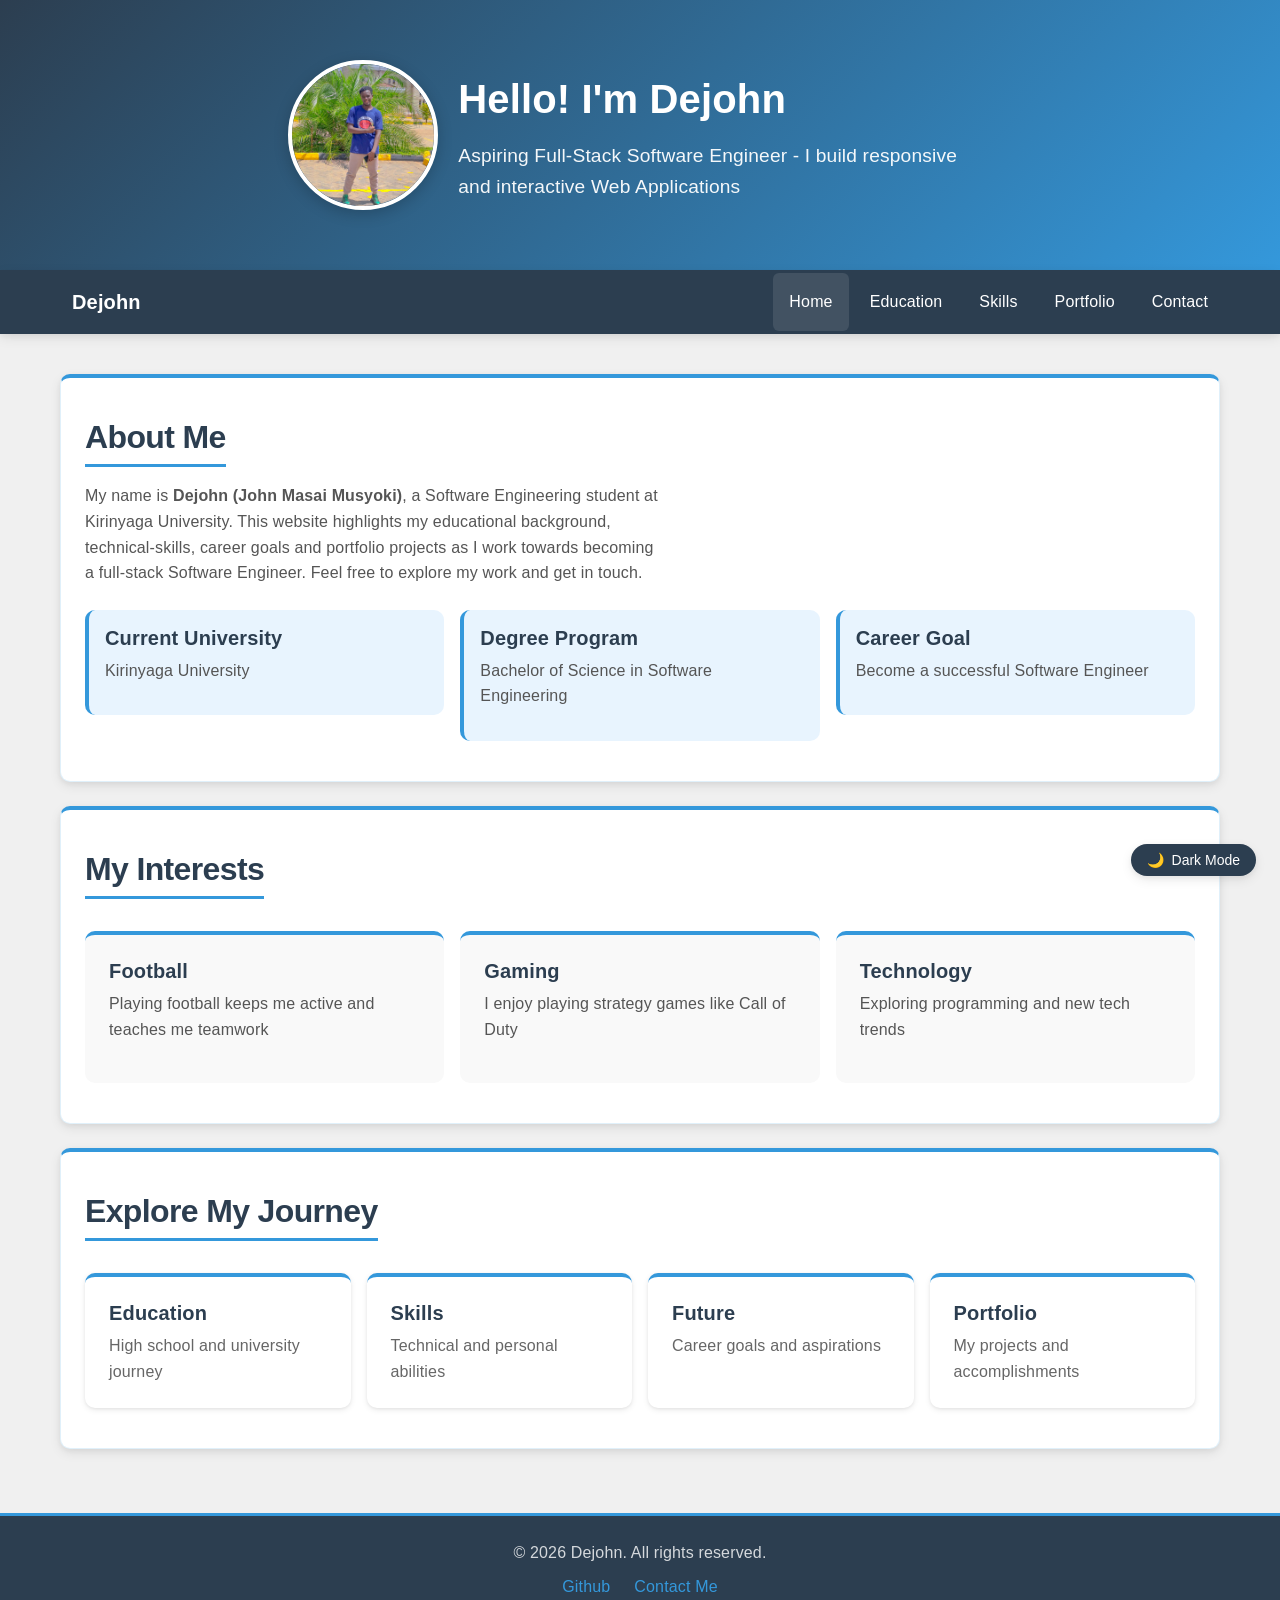
<file: index.html>
<!doctype html>
<html lang="en">
  <head>
    <meta charset="UTF-8" />
    <meta name="viewport" content="width=device-width, initial-scale=1.0" />
    <title>Dejohn Musyoki | Full-Stack Software Engineer</title>
    <link rel="stylesheet" href="style.css" />
  </head>
  <body>
    <!-- Loading Overlay -->
    <div class="loading-overlay" id="loading-overlay">
      <div class="loader"></div>
    </div>

    <!--Header-->
    <header class="site-header">
      <div class="container">
        <div class="header-content">
          <!--Profile Image-->
          <div class="profile-img-wrapper">
            <img
              src="images/PSX_20250426_063043.jpg"
              alt="Dejohn-Aspiring Full-Stack Software Engineer"
              class="profile-image"
              width="150"
              height="150"
            />
          </div>
          <!--Text Content-->
          <div class="header-text">
            <h1>Hello! I'm Dejohn</h1>
            <p class="subtitle">
              Aspiring Full-Stack Software Engineer - I build responsive and
              interactive Web Applications
            </p>
          </div>
        </div>
      </div>
    </header>

    <!--Mobile Navigation-->
    <nav class="main-nav" aria-label="main-navigation">
      <div class="container nav-container">
        <div class="nav-brand">
          <span>Dejohn</span>
        </div>

        <!--Hamburger Menu For Mobile-->
        <button
          class="hamburger"
          id="hamburger"
          aria-label="Toggle navigation menu"
          aria-expanded="false"
          aria-controls="nav-links"
        >
          <span></span>
          <span></span>
          <span></span>
        </button>

        <!--Nav bar-->
        <div class="nav-links" id="nav-links">
          <a href="index.html" class="nav-link active">Home</a>
          <a href="education.html" class="nav-link">Education</a>
          <a href="skills.html" class="nav-link">Skills</a>
          <a href="portfolio.html" class="nav-link">Portfolio</a>
          <a href="contact.html" class="nav-link">Contact</a>
        </div>
      </div>
    </nav>

    <!--Main Content Section-->
    <main class="main-content">
      <div class="container">
        <section class="intro-section">
          <h2>About Me</h2>
          <p>
            My name is <strong>Dejohn (John Masai Musyoki)</strong>, a Software
            Engineering student at Kirinyaga University. This website highlights
            my educational background, technical-skills, career goals and
            portfolio projects as I work towards becoming a full-stack Software
            Engineer. Feel free to explore my work and get in touch.
          </p>

          <div class="personal-info">
            <div class="info-item">
              <h3>Current University</h3>
              <p>Kirinyaga University</p>
            </div>
            <div class="info-item">
              <h3>Degree Program</h3>
              <p>Bachelor of Science in Software Engineering</p>
            </div>
            <div class="info-item">
              <h3>Career Goal</h3>
              <p>Become a successful Software Engineer</p>
            </div>
          </div>
        </section>
        <section class="interests-section">
          <h2>My Interests</h2>
          <div class="interests-grid">
            <div class="interest-item">
              <h3>Football</h3>
              <p>Playing football keeps me active and teaches me teamwork</p>
            </div>
            <div class="interest-item">
              <h3>Gaming</h3>
              <p>I enjoy playing strategy games like Call of Duty</p>
            </div>
            <div class="interest-item">
              <h3>Technology</h3>
              <p>Exploring programming and new tech trends</p>
            </div>
          </div>
        </section>

        <section class="quick-links">
          <h2>Explore My Journey</h2>
          <div class="links-grid">
            <a href="education.html" class="page-link">
              <h3>Education</h3>
              <p>High school and university journey</p>
            </a>
            <a href="skills.html" class="page-link">
              <h3>Skills</h3>
              <p>Technical and personal abilities</p>
            </a>
            <a href="future.html" class="page-link">
              <h3>Future</h3>
              <p>Career goals and aspirations</p>
            </a>
            <a href="portfolio.html" class="page-link">
              <h3>Portfolio</h3>
              <p>My projects and accomplishments</p>
            </a>
          </div>
        </section>
      </div>
    </main>

    <!--Footer-->
    <footer class="site-footer">
      <div class="container">
        <p>&copy; 2026 Dejohn. All rights reserved.</p>
        <p class="footer-links">
          <a
            href="https://github.com/Vilainn"
            target="_blank"
            rel="noopener noreferrer"
          >
            Github
          </a>
          <a href="contact.html">Contact Me</a>
        </p>
      </div>
    </footer>

    <!--Dark Mode Toggle-->
    <div class="theme-toggle">
      <button id="theme-toggle-btn">
        <span class="theme-icon">🌙</span>
        <span class="theme-text">Dark Mode</span>
      </button>
    </div>

    <script src="script.js"></script>
  </body>
</html>
</file>
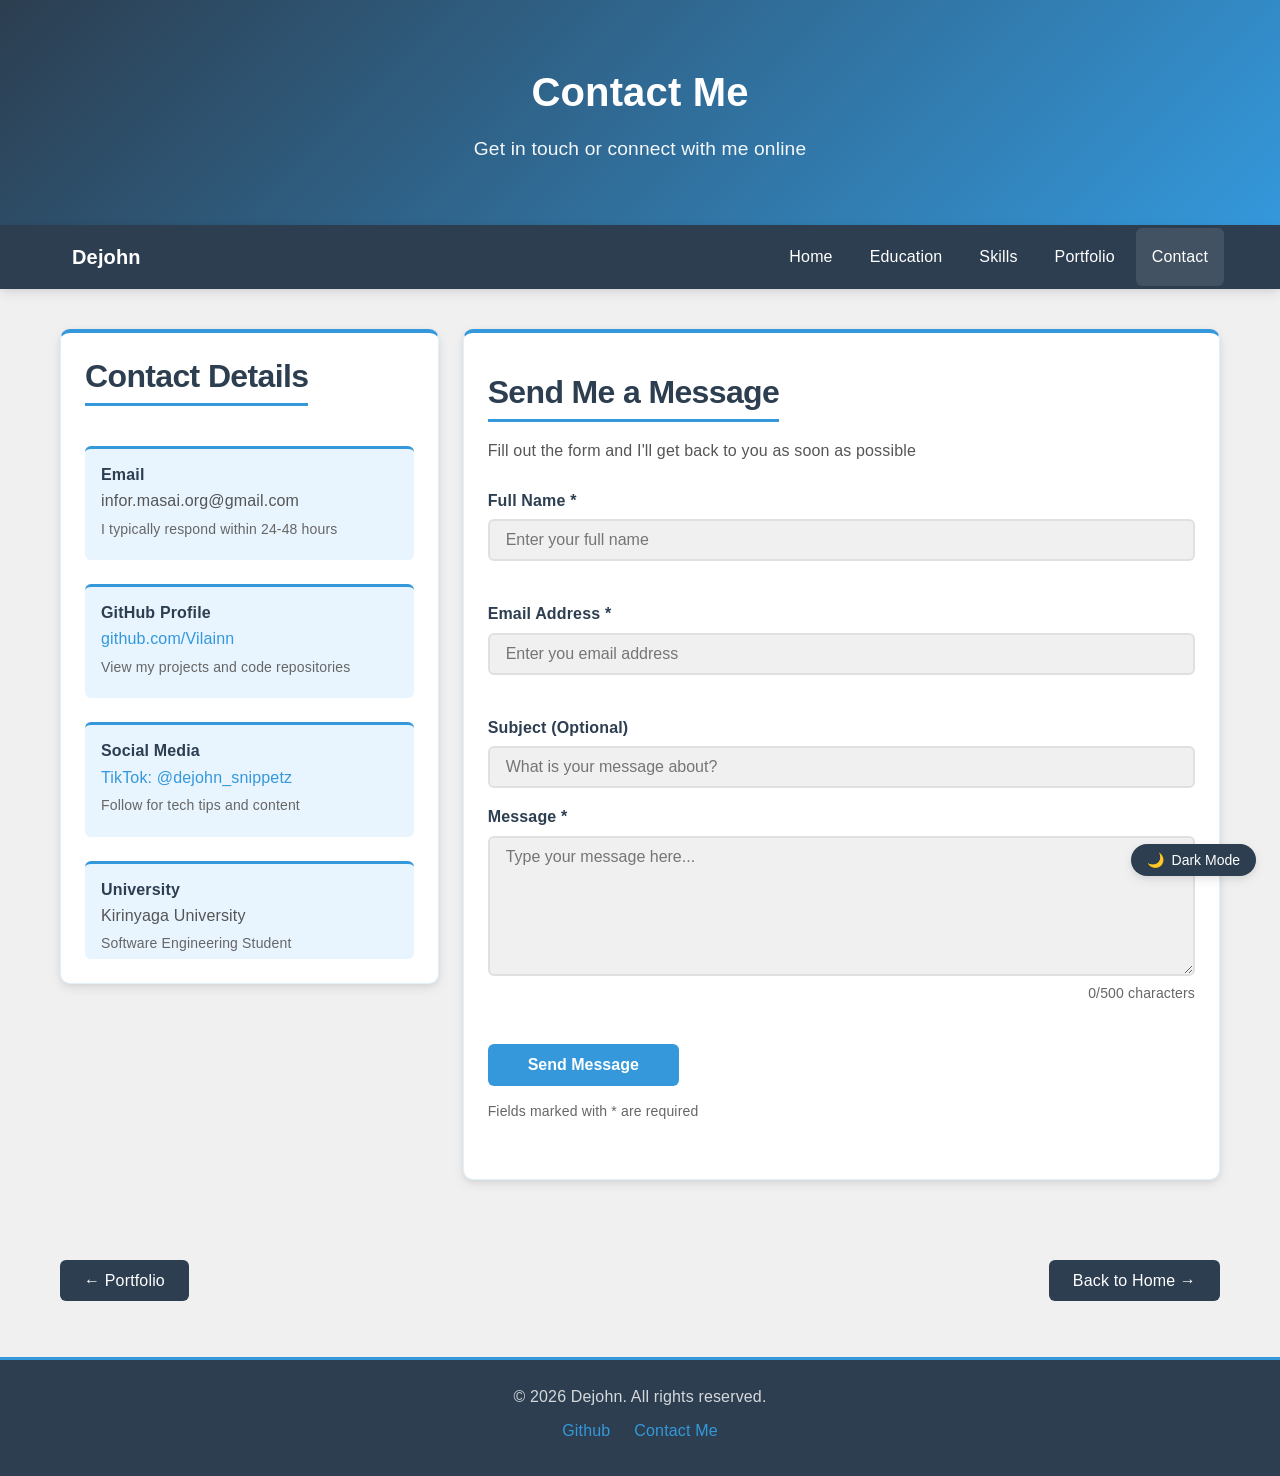
<file: contact.html>
<!doctype html>
<html lang="en">
  <head>
    <meta charset="UTF-8" />
    <meta name="viewport" content="width=device-width, initial-scale=1.0" />
    <title>Dejohn Musyoki | Full-Stack Software Engineer</title>

    <link rel="stylesheet" href="style.css" />
  </head>

  <body>
   
    <!--Header-->
    <header class="site-header page-header">
      <div class="container">
        <div class="header-content">
          <div class="header-text">
            <h1>Contact Me</h1>
            <p class="subtitle">Get in touch or connect with me online</p>
          </div>
        </div>
      </div>
    </header>

    <!--Mobile navigation-->
    <nav class="main-nav" aria-label="main-navigation">
      <div class="container nav-container">
        <div class="nav-brand">
          <span>Dejohn</span>
        </div>

        <!--Hamburger Menu For Mobile-->
        <button
          class="hamburger"
          id="hamburger"
          aria-label="Toggle navigation menu"
          aria-expanded="false"
          aria-controls="nav-links"
        >
          <span></span>
          <span></span>
          <span></span>
        </button>

        <!--Navigation Links-->
        <div class="nav-links" id="nav-links">
          <a href="index.html" class="nav-link">Home</a>
          <a href="education.html" class="nav-link">Education</a>
          <a href="skills.html" class="nav-link">Skills</a>
          <a href="portfolio.html" class="nav-link">Portfolio</a>
          <a href="contact.html" class="nav-link active">Contact</a>
        </div>
      </div>
    </nav>

    <!--Main Content-->
    <main class="main-content">
      <div class="container">
        <div class="contact-wrapper">
          <section class="contact-info">
            <h2>Contact Details</h2>

            <div class="contact-methods">
              <div class="contact-item">
                <h3>Email</h3>
                <p>infor.masai.org@gmail.com</p>
                <p class="contact-note">
                  I typically respond within 24-48 hours
                </p>
              </div>

              <div class="contact-item">
                <h3>GitHub Profile</h3>
                <p>
                  <a
                    href="https://github.com/Vilainn"
                    target="_blank"
                    class="external-link"
                  >
                    github.com/Vilainn
                  </a>
                </p>
                <p class="contact-note">
                  View my projects and code repositories
                </p>
              </div>

              <div class="contact-item">
                <h3>Social Media</h3>
                <p>
                  <a
                    href="https://www.tiktok.com/@dejohn_snippetz"
                    target="_blank"
                    class="external-link"
                  >
                    TikTok: @dejohn_snippetz
                  </a>
                </p>
                <p class="contact-note">Follow for tech tips and content</p>
              </div>

              <div class="contact-item">
                <h3>University</h3>
                <p>Kirinyaga University</p>
                <p class="contact-note">Software Engineering Student</p>
              </div>
            </div>
          </section>

          <!--Contact Form-->
          <section class="contact-form-section">
            <h2>Send Me a Message</h2>
            <p>
              Fill out the form and I'll get back to you as soon as possible
            </p>

            <!--Alert Container-->
            <div id="alertbox" class="alert-box"></div>

            <form id="contactform" class="contact-form">
              <div class="form-group">
                <label for="name">Full Name *</label>
                <input
                  type="text"
                  id="name"
                  name="name"
                  required
                  placeholder="Enter your full name"
                />
                <div id="nameError" class="error-message"></div>
              </div>

              <div class="form-group">
                <label for="email">Email Address *</label>
                <input
                  type="email"
                  id="email"
                  name="email"
                  required
                  placeholder="Enter you email address"
                />
                <div id="emailError" class="error-message"></div>
              </div>

              <div class="form-group">
                <label for="subject">Subject (Optional)</label>
                <input
                  type="text"
                  id="subject"
                  name="subject"
                  placeholder="What is your message about?"
                />
              </div>

              <div class="form-group">
                <label for="message">Message *</label>
                <textarea
                  id="message"
                  name="message"
                  rows="6"
                  required
                  placeholder="Type your message here..."
                  maxlength="500"
                ></textarea>
                <div class="char-counter">
                  <span id="char-count">0</span>/500 characters
                </div>
                <div id="messageError" class="error-message"></div>
              </div>

              <div class="form-group">
                <button type="submit" class="submit-button">
                  Send Message
                </button>
                <p class="form-note">Fields marked with * are required</p>
              </div>
            </form>
          </section>
        </div>

        <!--Page Navigation-->
        <div class="page-navigation">
          <a href="portfolio.html" class="nav-button prev">← Portfolio</a>
          <a href="index.html" class="nav-button next"> Back to Home →</a>
        </div>
      </div>
    </main>

    <!--Footer-->
    <footer class="site-footer">
      <div class="container">
        <p>&copy; 2026 Dejohn. All rights reserved.</p>
        <p class="footer-links">
          <a
            href="https://github.com/Vilainn"
            target="_blank"
            rel="noopener noreferrer"
          >
            Github
          </a>
          <a href="contact.html">Contact Me</a>
        </p>
      </div>
    </footer>

    <!--Dark Mode Toggle-->
    <div class="theme-toggle">
      <button id="theme-toggle-btn">
        <span class="theme-icon">🌙</span>
        <span class="theme-text">Dark Mode</span>
      </button>
    </div>

    <script src="script.js"></script>
  </body>
</html>
</file>
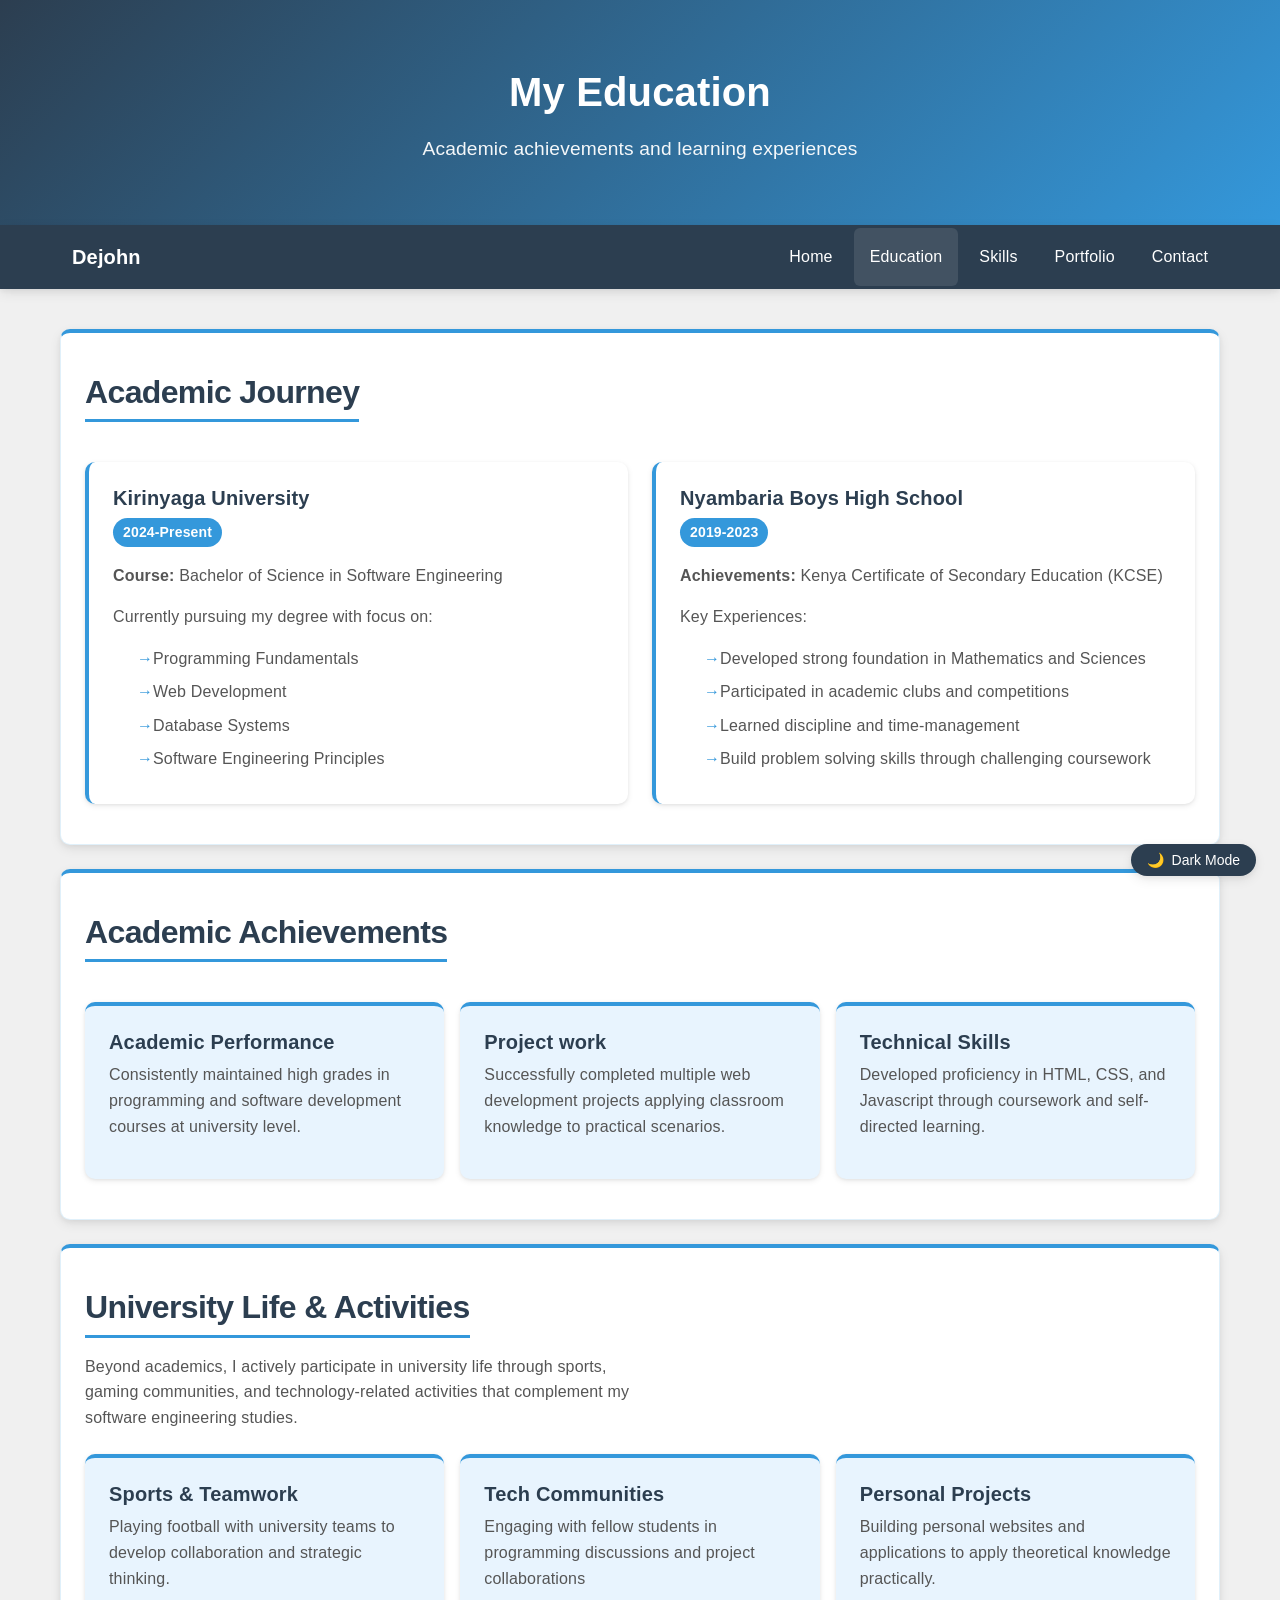
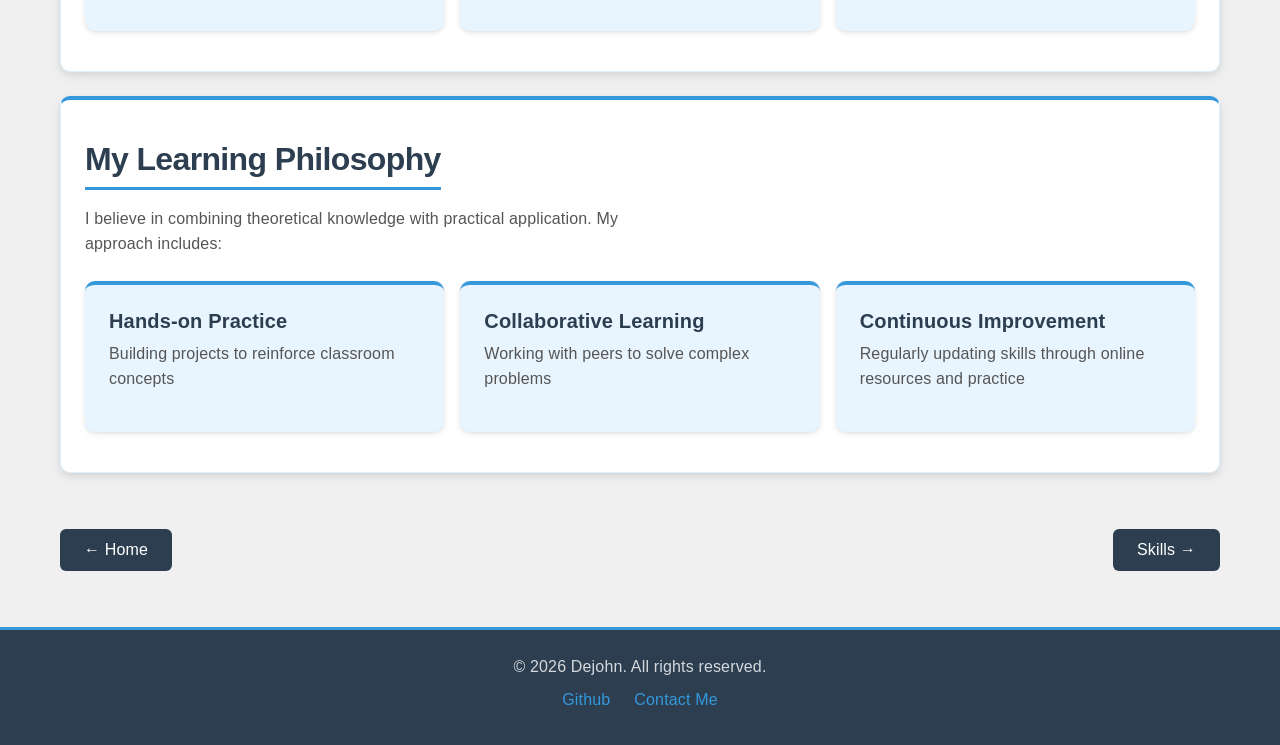
<file: education.html>
<!doctype html>
<html lang="en">
  <head>
    <meta charset="UTF-8" />
    <meta name="viewport" content="width=device-width, initial-scale=1.0" />
    <title>Dejohn Musyoki | Full-Stack Software Engineer</title>

    <link rel="stylesheet" href="style.css" />
  </head>

  <body>

    <!--Header-->
    <header class="site-header page-header">
      <div class="container">
        <div class="header-content">
          <div class="header-text">
            <h1>My Education</h1>
            <p class="subtitle">
              Academic achievements and learning experiences
            </p>
          </div>
        </div>
      </div>
    </header>

    <!--Mobile navigation-->
    <nav class="main-nav" aria-label="main-navigation">
      <div class="container nav-container">
        <div class="nav-brand">
          <span>Dejohn</span>
        </div>

        <!--Hamburger Menu For Mobile-->
        <button
          class="hamburger"
          id="hamburger"
          aria-label="Toggle navigation menu"
          aria-expanded="false"
          aria-controls="nav-links"
        >
          <span></span>
          <span></span>
          <span></span>
        </button>

        <!--Navigation Links-->
        <div class="nav-links" id="nav-links">
          <a href="index.html" class="nav-link">Home</a>
          <a href="education.html" class="nav-link active">Education</a>
          <a href="skills.html" class="nav-link">Skills</a>
          <a href="portfolio.html" class="nav-link">Portfolio</a>
          <a href="contact.html" class="nav-link">Contact</a>
        </div>
      </div>
    </nav>

    <!--Main Content-->
    <main class="main-content">
      <div class="container">
        <section class="education-timeline">
          <h2>Academic Journey</h2>
          <div class="timeline">
            <div class="timeline-item-current">
              <h3>Kirinyaga University</h3>
              <p class="timeline-date">2024-Present</p>
              <p>
                <strong>Course:</strong> Bachelor of Science in Software
                Engineering
              </p>
              <p>Currently pursuing my degree with focus on:</p>
              <ul>
                <li>Programming Fundamentals</li>
                <li>Web Development</li>
                <li>Database Systems</li>
                <li>Software Engineering Principles</li>
              </ul>
            </div>

            <div class="timeline-item-current">
              <h3>Nyambaria Boys High School</h3>
              <p class="timeline-date">2019-2023</p>
              <p>
                <strong>Achievements:</strong> Kenya Certificate of Secondary
                Education (KCSE)
              </p>
              <p>Key Experiences:</p>
              <ul>
                <li>Developed strong foundation in Mathematics and Sciences</li>
                <li>Participated in academic clubs and competitions</li>
                <li>Learned discipline and time-management</li>
                <li>
                  Build problem solving skills through challenging coursework
                </li>
              </ul>
            </div>
          </div>
        </section>

        <section class="achievements-section">
          <h2>Academic Achievements</h2>
          <div class="achievements-grid">
            <div class="achievement-item">
              <h3>Academic Performance</h3>
              <p>
                Consistently maintained high grades in programming and software
                development courses at university level.
              </p>
            </div>
            <div class="achievement-item">
              <h3>Project work</h3>
              <p>
                Successfully completed multiple web development projects
                applying classroom knowledge to practical scenarios.
              </p>
            </div>
            <div class="achievement-item">
              <h3>Technical Skills</h3>
              <p>
                Developed proficiency in HTML, CSS, and Javascript through
                coursework and self-directed learning.
              </p>
            </div>
          </div>
        </section>

        <section class="extracurricular-section">
          <h2>University Life & Activities</h2>
          <p>
            Beyond academics, I actively participate in university life through
            sports, gaming communities, and technology-related activities that
            complement my software engineering studies.
          </p>

          <div class="activities-grid">
            <div class="activity-item">
              <h3>Sports & Teamwork</h3>
              <p>
                Playing football with university teams to develop collaboration
                and strategic thinking.
              </p>
            </div>
            <div class="activity-item">
              <h3>Tech Communities</h3>
              <p>
                Engaging with fellow students in programming discussions and
                project collaborations
              </p>
            </div>
            <div class="activity-item">
              <h3>Personal Projects</h3>
              <p>
                Building personal websites and applications to apply theoretical
                knowledge practically.
              </p>
            </div>
          </div>
        </section>

        <section class="learning-approach">
          <h2>My Learning Philosophy</h2>
          <p>
            I believe in combining theoretical knowledge with practical
            application. My approach includes:
          </p>
          <div class="approach-points">
            <div class="approach-item">
              <h4>Hands-on Practice</h4>
              <p>Building projects to reinforce classroom concepts</p>
            </div>
            <div class="approach-item">
              <h4>Collaborative Learning</h4>
              <p>Working with peers to solve complex problems</p>
            </div>
            <div class="approach-item">
              <h4>Continuous Improvement</h4>
              <p>
                Regularly updating skills through online resources and practice
              </p>
            </div>
          </div>
        </section>

        <div class="page-navigation">
          <a href="index.html" class="nav-button prev">← Home</a>
          <a href="skills.html" class="nav-button next">Skills →</a>
        </div>
      </div>
    </main>

    <!--Footer-->
    <footer class="site-footer">
      <div class="container">
        <p>&copy; 2026 Dejohn. All rights reserved.</p>
        <p class="footer-links">
          <a
            href="https://github.com/Vilainn"
            target="_blank"
            rel="noopener noreferrer"
          >
            Github
          </a>
          <a href="contact.html">Contact Me</a>
        </p>
      </div>
    </footer>

    <!--Dark Mode Toggle-->
    <div class="theme-toggle">
      <button id="theme-toggle-btn">
        <span class="theme-icon">🌙</span>
        <span class="theme-text">Dark Mode</span>
      </button>
    </div>

    <script src="script.js"></script>
  </body>
</html>
</file>
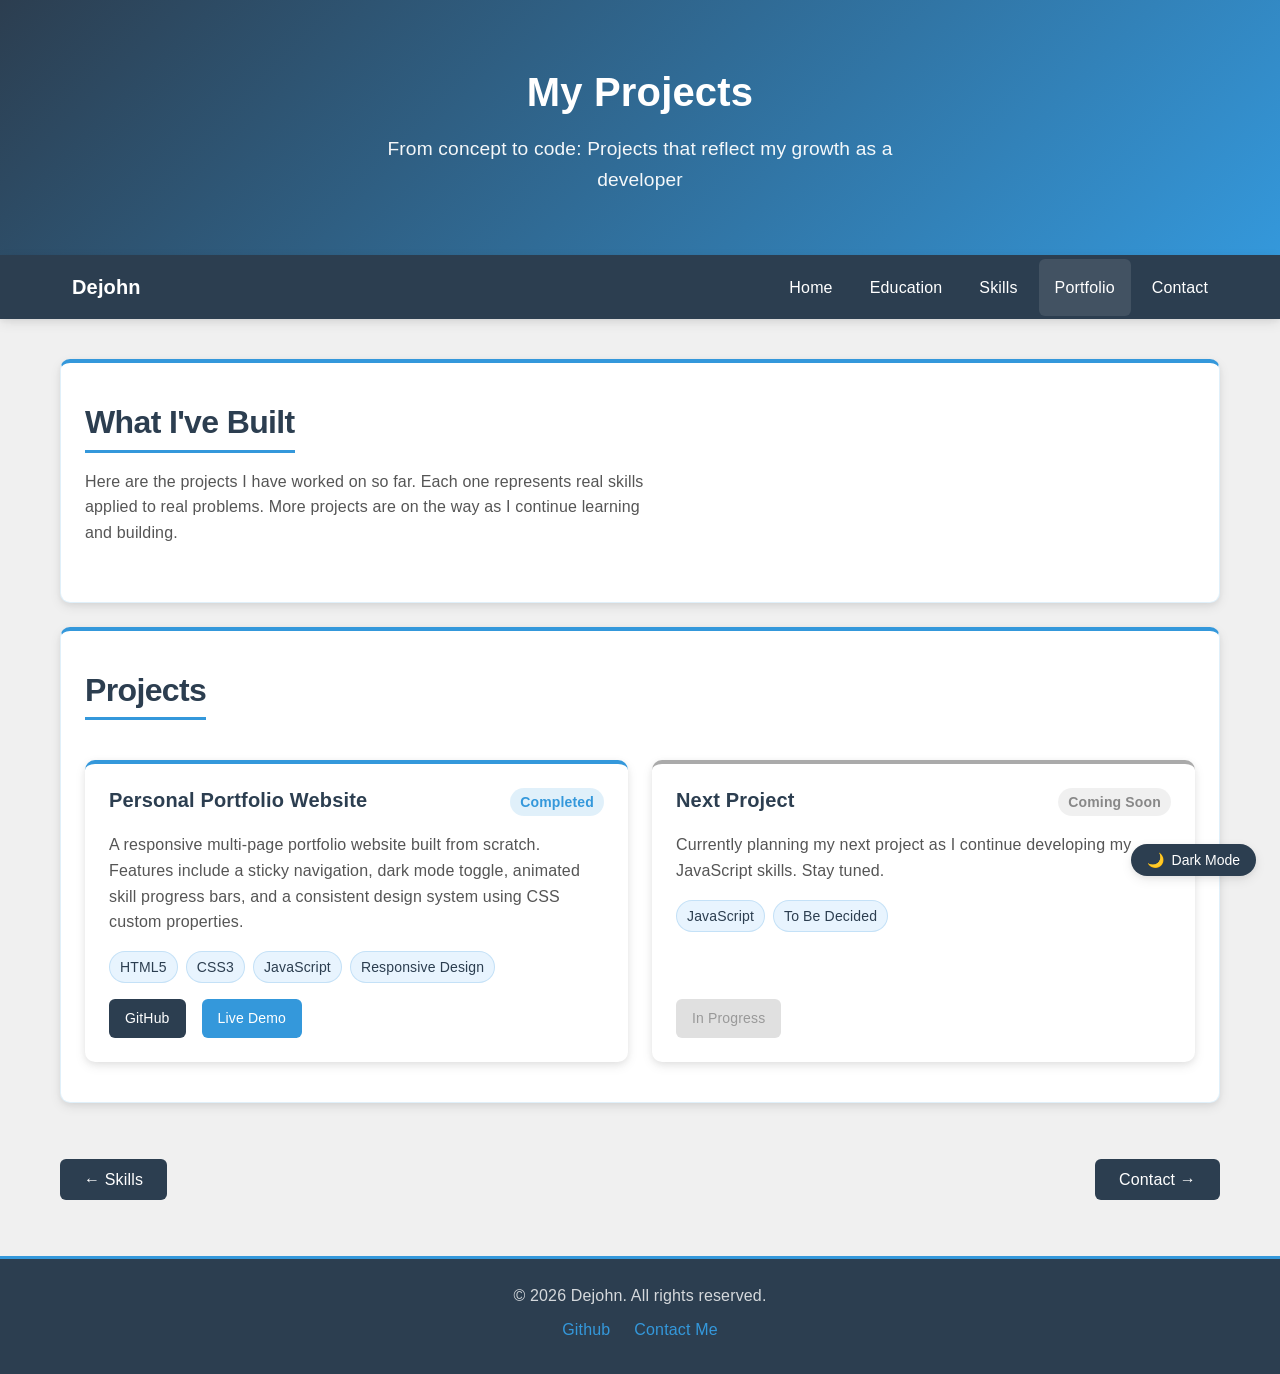
<file: portfolio.html>
<!doctype html>
<html lang="en">
  <head>
    <meta charset="UTF-8" />
    <meta name="viewport" content="width=device-width, initial-scale=1.0" />
    <title>Dejohn Musyoki | Full-Stack Software Engineer</title>
    <link rel="stylesheet" href="style.css" />
  </head>

  <body>
  
    <!--Header-->
    <header class="site-header page-header">
      <div class="container">
        <div class="header-content">
          <div class="header-text">
            <h1>My Projects</h1>
            <p class="subtitle">
              From concept to code: Projects that reflect my growth as a
              developer
            </p>
          </div>
        </div>
      </div>
    </header>

    <!--Navigation-->
    <nav class="main-nav" aria-label="main-navigation">
      <div class="container nav-container">
        <div class="nav-brand">
          <span>Dejohn</span>
        </div>
        <button
          class="hamburger"
          id="hamburger"
          aria-label="Toggle navigation menu"
          aria-expanded="false"
          aria-controls="nav-links"
        >
          <span></span>
          <span></span>
          <span></span>
        </button>
        <div class="nav-links" id="nav-links">
          <a href="index.html" class="nav-link">Home</a>
          <a href="education.html" class="nav-link">Education</a>
          <a href="skills.html" class="nav-link">Skills</a>
          <a href="portfolio.html" class="nav-link active">Portfolio</a>
          <a href="contact.html" class="nav-link">Contact</a>
        </div>
      </div>
    </nav>

    <!--Main Content-->
    <main class="main-content">
      <div class="container">
        <!--Intro-->
        <section class="projects-intro">
          <h2>What I've Built</h2>
          <p>
            Here are the projects I have worked on so far. Each one represents
            real skills applied to real problems. More projects are on the way
            as I continue learning and building.
          </p>
        </section>

        <!--Projects Grid-->
        <section class="projects-section">
          <h2>Projects</h2>
          <div class="projects-grid">
            <!--Project 1 — Portfolio Website-->
            <div class="project-card">
              <div class="project-card-header">
                <h3 class="project-title">Personal Portfolio Website</h3>
                <span class="project-status status-complete">Completed</span>
              </div>
              <p class="project-description">
                A responsive multi-page portfolio website built from scratch.
                Features include a sticky navigation, dark mode toggle, animated
                skill progress bars, and a consistent design system using CSS
                custom properties.
              </p>
              <div class="project-tags">
                <span class="tag">HTML5</span>
                <span class="tag">CSS3</span>
                <span class="tag">JavaScript</span>
                <span class="tag">Responsive Design</span>
              </div>

              <div class="project-links">
                <a
                  href="https://github.com/Vilainn"
                  target="_blank"
                  rel="noopener noreferrer"
                  class="project-link"
                >
                  GitHub
                </a>

                <a href="#" class="project-link project-link-demo">
                  Live Demo
                </a>
              </div>
            </div>

            <!--Project 2 — Coming Soon-->
            <div class="project-card project-card-upcoming">
              <div class="project-card-header">
                <h3 class="project-title">Next Project</h3>
                <span class="project-status status-upcoming">Coming Soon</span>
              </div>
              <p class="project-description">
                Currently planning my next project as I continue developing my
                JavaScript skills. Stay tuned.
              </p>
              <div class="project-tags">
                <span class="tag">JavaScript</span>
                <span class="tag">To Be Decided</span>
              </div>
              <div class="project-links">
                <span class="project-link-disabled">In Progress</span>
              </div>
            </div>
          </div>
        </section>

        <!--Page Navigation-->
        <div class="page-navigation">
          <a href="skills.html" class="nav-button prev">← Skills</a>
          <a href="contact.html" class="nav-button next"> Contact →</a>
        </div>
      </div>
    </main>

    <!--Footer-->
    <footer class="site-footer">
      <div class="container">
        <p>&copy; 2026 Dejohn. All rights reserved.</p>
        <p class="footer-links">
          <a
            href="https://github.com/Vilainn"
            target="_blank"
            rel="noopener noreferrer"
          >
            Github
          </a>
          <a href="contact.html">Contact Me</a>
        </p>
      </div>
    </footer>

    <!--Dark Mode Toggle-->
    <div class="theme-toggle">
      <button id="theme-toggle-btn">
        <span class="theme-icon">🌙</span>
        <span class="theme-text">Dark Mode</span>
      </button>
    </div>

    <script src="script.js"></script>
  </body>
</html>
</file>
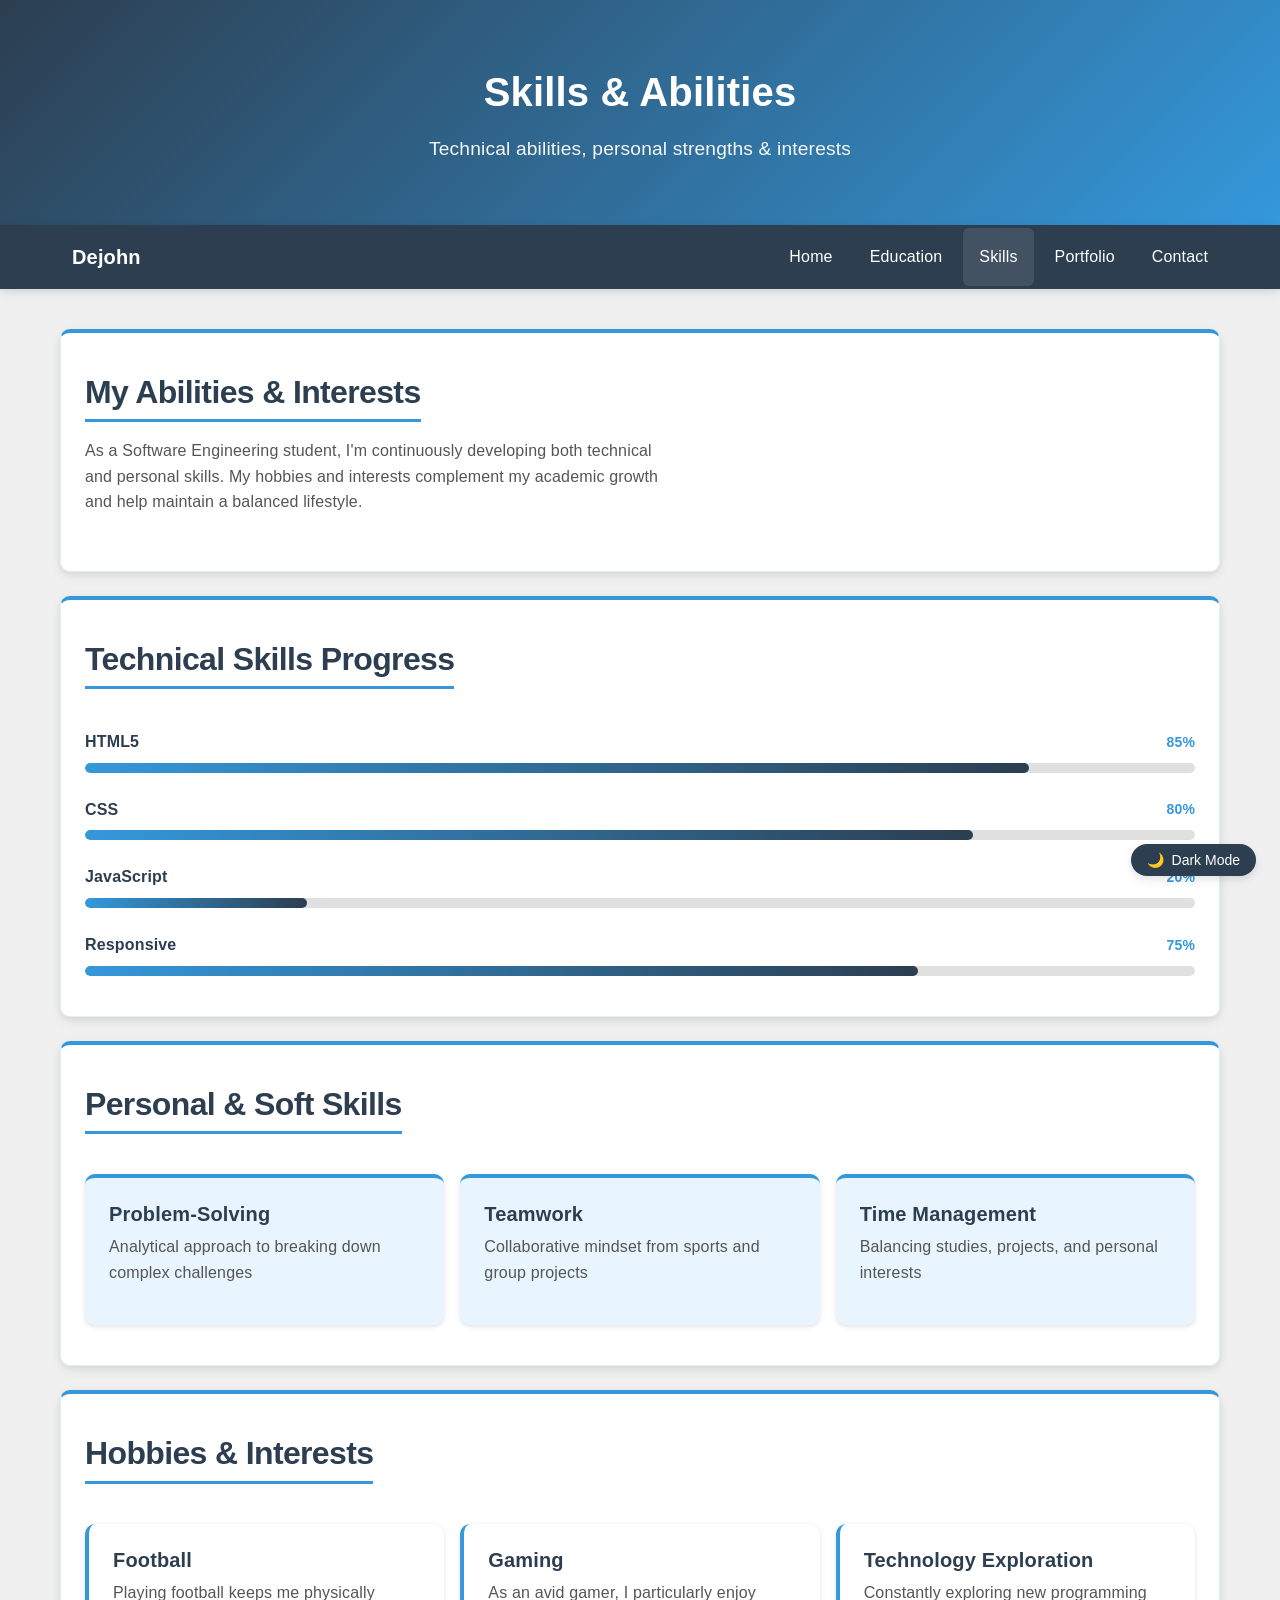
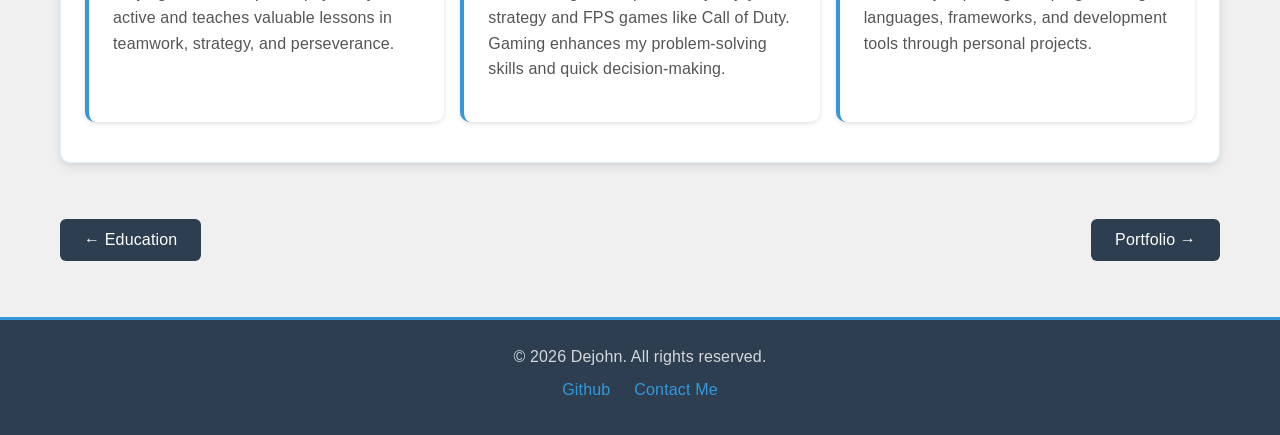
<file: skills.html>
<!doctype html>
<html lang="en">
  <head>
    <meta charset="UTF-8" />
    <meta name="viewport" content="width=device-width, initial-scale=1.0" />
    <title>Dejohn Musyoki | Full-Stack Software Engineer</title>

    <link rel="stylesheet" href="style.css" />
  </head>

  <body>

    <!--Header-->
    <header class="site-header page-header">
      <div class="container">
        <div class="header-content">
          <div class="header-text">
            <h1>Skills & Abilities</h1>
            <p class="subtitle">
              Technical abilities, personal strengths & interests
            </p>
          </div>
        </div>
      </div>
    </header>

    <!--Mobile navigation-->
    <nav class="main-nav" aria-label="main-navigation">
      <div class="container nav-container">
        <div class="nav-brand">
          <span>Dejohn</span>
        </div>

        <!--Hamburger Menu For Mobile-->
        <button
          class="hamburger"
          id="hamburger"
          aria-label="Toggle navigation menu"
          aria-expanded="false"
          aria-controls="nav-links"
        >
          <span></span>
          <span></span>
          <span></span>
        </button>

        <!--Navigation Links-->
        <div class="nav-links" id="nav-links">
          <a href="index.html" class="nav-link">Home</a>
          <a href="education.html" class="nav-link">Education</a>
          <a href="skills.html" class="nav-link active">Skills</a>
          <a href="portfolio.html" class="nav-link">Portfolio</a>
          <a href="contact.html" class="nav-link">Contact</a>
        </div>
      </div>
    </nav>

    <!--Main Content-->
    <main class="main-content">
      <div class="container">
        <section class="skills-intro">
          <h2>My Abilities & Interests</h2>
          <p>
            As a Software Engineering student, I'm continuously developing both
            technical and personal skills. My hobbies and interests complement
            my academic growth and help maintain a balanced lifestyle.
          </p>
        </section>
        <!--Progress Bars Section-->
        <section class="technical-skills">
          <h2>Technical Skills Progress</h2>
          <div class="skills-progress">
            <div class="skill-item">
              <div class="skill-info">
                <span class="skill-name">HTML5</span>
                <span class="skill-percent">85%</span>
              </div>
              <div class="progress-bar">
                <div class="progress-fill" data-width="85"></div>
              </div>
            </div>

            <div class="skill-item">
              <div class="skill-info">
                <span class="skill-name">CSS</span>
                <span class="skill-percent">80%</span>
              </div>
              <div class="progress-bar">
                <div class="progress-fill" data-width="80"></div>
              </div>
            </div>

            <div class="skill-item">
              <div class="skill-info">
                <span class="skill-name">JavaScript</span>
                <span class="skill-percent">20%</span>
              </div>
              <div class="progress-bar">
                <div class="progress-fill" data-width="20"></div>
              </div>
            </div>
            <div class="skill-item">
              <div class="skill-info">
                <span class="skill-name">Responsive</span>
                <span class="skill-percent">75%</span>
              </div>
              <div class="progress-bar">
                <div class="progress-fill" data-width="75"></div>
              </div>
            </div>
          </div>
        </section>

        <section class="soft-skills-section">
          <h2>Personal & Soft Skills</h2>
          <div class="soft-skills-grid">
            <div class="soft-skill-item">
              <h3>Problem-Solving</h3>
              <p>Analytical approach to breaking down complex challenges</p>
            </div>

            <div class="soft-skill-item">
              <h3>Teamwork</h3>
              <p>Collaborative mindset from sports and group projects</p>
            </div>

            <div class="soft-skill-item">
              <h3>Time Management</h3>
              <p>Balancing studies, projects, and personal interests</p>
            </div>
          </div>
        </section>

        <section class="hobbies-section">
          <h2>Hobbies & Interests</h2>
          <div class="hobbies-grid">
            <div class="hobby-item">
              <h3>Football</h3>
              <p>
                Playing football keeps me physically active and teaches valuable
                lessons in teamwork, strategy, and perseverance.
              </p>
            </div>

            <div class="hobby-item">
              <h3>Gaming</h3>
              <p>
                As an avid gamer, I particularly enjoy strategy and FPS games
                like Call of Duty. Gaming enhances my problem-solving skills and
                quick decision-making.
              </p>
            </div>
            <div class="hobby-item">
              <h3>Technology Exploration</h3>
              <p>
                Constantly exploring new programming languages, frameworks, and
                development tools through personal projects.
              </p>
            </div>
          </div>
        </section>

        <div class="page-navigation">
          <a href="education.html" class="nav-button prev">← Education</a>
          <a href="portfolio.html" class="nav-button next">Portfolio →</a>
        </div>
      </div>
    </main>

    <!--Footer-->
    <footer class="site-footer">
      <div class="container">
        <p>&copy; 2026 Dejohn. All rights reserved.</p>
        <p class="footer-links">
          <a
            href="https://github.com/Vilainn"
            target="_blank"
            rel="noopener noreferrer"
          >
            Github
          </a>
          <a href="contact.html">Contact Me</a>
        </p>
      </div>
    </footer>

    <!--Dark Mode Toggle-->
    <div class="theme-toggle">
      <button id="theme-toggle-btn">
        <span class="theme-icon">🌙</span>
        <span class="theme-text">Dark Mode</span>
      </button>
    </div>

    <script src="script.js"></script>
  </body>
</html>
</file>
<file: style.css>
/* Custom Properties */
:root {
  /* Brand Colors */
  --color-primary: #3498db;
  --color-dark: #2c3e50;

  /* Backgrounds */
  --color-bg: #f0f0f0;
  --color-surface: #ffffff;
  --color-surface-alt: #e8f4fe;

  /* Text */
  --color-text: #333333;
  --color-text-muted: #555555;
  --color-text-light: #666666;

  /* Shadows */
  --shadow-sm: 0 1px 3px rgba(0, 0, 0, 0.06), 0 2px 6px rgba(0, 0, 0, 0.08);
  --shadow-md: 0 2px 6px rgba(0, 0, 0, 0.06), 0 4px 12px rgba(0, 0, 0, 0.08);
  --shadow-lg: 0 4px 12px rgba(0, 0, 0, 0.08), 0 8px 24px rgba(0, 0, 0, 0.1);

  /* Spacing-scale */
  --space-xs: 8px;
  --space-sm: 16px;
  --space-md: 24px;
  --space-lg: 40px;
  --space-xl: 64px;

  /* Typography */
  --text-sm: 0.875rem;
  --text-base: 1rem;
  --text-md: 1.25rem;
  --text-lg: 1.5rem;
  --text-xl: 2rem;
  --text-2xl: 2.5rem;

  /* Border Radius */
  --radius-sm: 6px;
  --radius-md: 10px;
  --radius-lg: 16px;

  /* Transitions */
  --transition: 0.25s ease;
}

/* Prevent horizontal overflow globally */
html,
body {
  overflow-x: hidden;
  width: 100%;
}

* {
  max-width: 100%;
}

/* Global Styles */
*,
*::before,
*::after {
  margin: 0;
  padding: 0;
  box-sizing: border-box;
}

html {
  scroll-behavior: smooth;
}

body {
  background-color: var(--color-bg);
  color: var(--color-text);
  line-height: 1.6;
  font-family: "Segoe UI", Tahoma, Geneva, Verdana, sans-serif;
  font-size: var(--text-base);
  letter-spacing: 0.01em;
  min-height: 100vh;
  transition:
    background-color var(--transition),
    color var(--transition);
}

p {
  margin-bottom: var(--space-sm);
  max-width: 65ch;
  color: var(--color-text-muted);
}

/* Container */
.container {
  width: 100%;
  max-width: 1200px;
  margin: 0 auto;
  padding: 0 20px;
}
/* Header */
.header-content {
  display: flex;
  justify-content: center;
  align-items: center;
  text-align: left;
  flex-wrap: wrap;
  gap: 20px;
}

.page-header .header-content {
  flex-direction: column;
  text-align: center;
  gap: 10px;
}

/* Profile image */
.profile-img-wrapper {
  flex-shrink: 0;
}
.profile-image {
  width: 150px;
  height: 150px;
  border-radius: 50%;
  object-fit: cover;
  border: 4px solid white;
  box-shadow: 0 4px 15px rgba(0, 0, 0, 0.2);
  display: block;
}
@media (max-width: 600px) {
  .header-content {
    flex-direction: column;
    text-align: center;
  }
}
.page-header {
  text-align: center;
}
.page-header h1 {
  text-align: center;
  width: 100%;
}
.page-header .subtitle {
  text-align: center;
  width: 100%;
}
.site-header {
  background: linear-gradient(135deg, var(--color-dark), var(--color-primary));
  color: white;
  gap: 20px;
  text-align: center;
  padding: 60px 0;
  transition: background 0.3s;
}
.site-header .container {
  display: flex;
  justify-content: center;
  align-items: center;
}
.site-header h1 {
  font-size: clamp(1.5rem, 4vw, 2.5rem);
  margin-bottom: 10px;
  font-weight: 600;
  color: #ffffff;
}
.site-header .subtitle {
  font-size: clamp(1rem, 2.5vw, 1.2rem);
  color: rgba(255, 255, 255, 0.95);
  max-width: 50ch;
  margin-bottom: 0;
}

/* navigation */
.main-nav {
  background-color: var(--color-dark);
  position: sticky;
  top: 0;
  z-index: 100;
  box-shadow: var(--shadow-md);
  transition: background-color var(--transition);
}
.nav-container {
  display: flex;
  justify-content: space-between;
  align-items: center;
  padding: 0 var(--space-sm);
}
.nav-brand {
  color: white;
  font-size: var(--text-md);
  font-weight: 600;
  padding: var(--space-sm);
}
.hamburger {
  display: none;
  flex-direction: column;
  background: none;
  border: none;
  cursor: pointer;
  padding: 10px;
  z-index: 1000;
}
.hamburger span {
  width: 25px;
  height: 3px;
  background-color: white;
  margin: 3px 0;
  transition: var(--transition);
  border-radius: 2px;
}
.nav-links {
  display: flex;
  gap: 5px;
}
.nav-link {
  color: white;
  text-decoration: none;
  font-weight: var(--text-base);
  padding: var(--space-sm) var(--space-sm);
  transition: background-color var(--transition);
  white-space: nowrap;
  border-radius: var(--radius-sm);
}
.nav-links:focus {
  outline: 2px solid var(--color-primary);
  outline-offset: 2px;
}
.nav-link:hover,
.nav-link.active {
  background-color: rgba(255, 255, 255, 0.1);
}

/* Main Content */
.main-content {
  padding: var(--space-lg) 0;
  width: 100%;
  animation: fadeIn 0.5s ease;
}
@keyframes fadeIn {
  from {
    opacity: 0;
  }
  to {
    opacity: 1;
  }
}

main section {
  background-color: var(--color-surface);
  padding: var(--space-lg) var(--space-md);
  margin-bottom: var(--space-md);
  border-radius: var(--radius-md);
  box-shadow: var(--shadow-md);
  animation: slideUp 0.5s ease both;
  border: 1px solid rgba(52, 152, 219, 0.15);
  border-top: 4px solid var(--color-primary);
}

main section:nth-child(1) {
  animation-delay: 0.1s;
}
main section:nth-child(2) {
  animation-delay: 0.2s;
}
main section:nth-child(3) {
  animation-delay: 0.3s;
}

@keyframes slideUp {
  from {
    opacity: 0;
    transform: translateY(30px);
  }
  to {
    opacity: 1;
    transform: translateY(0);
  }
}

main h2 {
  color: var(--color-dark);
  margin-bottom: var(--space-sm);
  font-size: clamp(var(--text-lg), 3vw, var(--text-xl));
  border-bottom: 3px solid var(--color-primary);
  padding-bottom: var(--space-xs);
  display: inline-block;
  line-height: 1.2;
  letter-spacing: -0.02em;
}

main h3 {
  color: var(--color-dark);
  margin-bottom: var(--space-xs);
  font-size: var(--text-md);
  line-height: 1.2;
}

main h4 {
  color: var(--color-dark);
  margin-bottom: var(--space-xs);
  font-size: var(--text-md);
  line-height: 1.2;
}

main p {
  color: var(--color-text-muted);
  margin-bottom: var(--space-sm);
}

/* Homepage */
.personal-info {
  display: grid;
  grid-template-columns: 1fr;
  gap: var(--space-sm);
  margin-top: var(--space-md);
  align-items: start;
}

.info-item {
  display: flex;
  flex-direction: column;
  justify-content: flex-start;
  background: var(--color-surface-alt);
  padding: var(--space-sm);
  border-radius: var(--radius-md);
  border-left: 4px solid var(--color-primary);
  transition:
    transform var(--transition),
    box-shadow var(--transition);
}

.info-item:hover {
  transform: translateY(-3px);
  box-shadow: var(--shadow-lg);
}

.info-item h3 {
  color: var(--color-dark);
  margin-bottom: var(--space-xs);
}

/* Homepage Interests */
.interests-grid {
  display: grid;
  grid-template-columns: 1fr;
  gap: var(--space-sm);
  margin-top: var(--space-sm);
}

@media (min-width: 768px) {
  .personal-info {
    grid-template-columns: repeat(3, 1fr);
  }
  .interests-grid {
    grid-template-columns: repeat(3, 1fr);
  }
}

.interest-item {
  padding: var(--space-md);
  background: #f9f9f9;
  border-radius: var(--radius-md);
  border-top: 4px solid var(--color-primary);
  transition:
    transform var(--transition),
    box-shadow var(--transition);
}

.interest-item:hover {
  transform: translateY(-3px);
  box-shadow: var(--shadow-lg);
}

.interest-item h3 {
  color: var(--color-dark);
  margin-bottom: var(--space-xs);
}

/* Homepage Links */

.links-grid {
  display: grid;
  grid-template-columns: repeat(auto-fill, minmax(220px, 1fr));
  gap: var(--space-sm);
  margin-top: var(--space-sm);
}

.page-link {
  background: var(--color-surface);
  border-radius: var(--radius-md);
  padding: var(--space-md);
  text-decoration: none;
  color: var(--color-text);
  box-shadow: var(--shadow-sm);
  transition:
    transform var(--transition),
    box-shadow var(--transition);
  border-top: 4px solid var(--color-primary);
  overflow: hidden;
  display: block;
}
.page-link:hover {
  transform: translateY(-5px);
  box-shadow: var(--shadow-lg);
}
.page-link:focus {
  outline: 2px solid var(--color-primary);
  outline-offset: 2px;
}
.page-link h3 {
  color: var(--color-dark);
  margin-bottom: var(--space-xs);
}
.page-link p {
  color: var(--color-text-light);
  margin-bottom: 0;
}

.theme-toggle {
  position: fixed;
  bottom: var(--space-md);
  right: var(--space-md);
  z-index: 999;
}

.theme-toggle button {
  background-color: var(--color-dark);
  color: white;
  border: none;
  padding: var(--space-xs) var(--space-sm);
  border-radius: 20px;
  cursor: pointer;
  font-size: var(--text-sm);
  display: flex;
  align-items: center;
  gap: var(--space-xs);
  box-shadow: var(--shadow-md);
  transition:
    background-color var(--transition),
    transform var(--transition);
}

.theme-toggle button:hover {
  background-color: var(--color-primary);
  transform: translateY(-2px);
}

/* Dark Mode  */
body.dark-mode {
  --color-bg: #1a1a2e;
  --color-text: #e0e0e0;
  --color-text-muted: #b0b0b0;
  --color-text-light: #999999;
  --color-surface: #2a2a3e;
  --color-surface-alt: #1e1e32;
  --color-dark: #0f0f1a;
}

/* Nav in dark mode */
body.dark-mode .main-nav {
  background-color: #0f0f1a;
}

/* Inputs in dark mode */
body.dark-mode .form-group input,
body.dark-mode .form-group textarea {
  background: #2a2a3e;
  border-color: #444;
  color: var(--color-text);
}

/* Footer in dark mode */
body.dark-mode .site-footer {
  background-color: #0f0f1a;
}

/* Toggle button in dark mode */
body.dark-mode .theme-toggle button {
  background-color: var(--color-primary);
}

body.dark-mode .theme-toggle button:hover {
  background-color: #ffffff;
  color: var(--color-dark);
}

body.dark-mode h1,
body.dark-mode h2,
body.dark-mode h3 {
  color: #ffffff;
}

body.dark-mode .nav-brand {
  color: #ffffff;
}

body.dark-mode .skill-name {
  color: #ffffff;
}

body.dark-mode .project-title {
  color: #ffffff;
}

body.dark-mode .timeline-item-current h3,
body.dark-mode .contact-item h3 {
  color: #ffffff;
}

/* Form labels */
body.dark-mode .form-group label {
  color: #ffffff;
}

/* h4 elements */
body.dark-mode h4 {
  color: #ffffff;
}

/* Portfolio tags */
body.dark-mode .tag {
  color: #ffffff;
  background: rgba(52, 152, 219, 0.2);
  border-color: rgba(52, 152, 219, 0.3);
}

/* Status badges */
body.dark-mode .status-complete {
  color: #63c5f5;
}

/* Contact notes */
body.dark-mode .contact-note {
  color: #999999;
}

/* Timeline dates */
body.dark-mode .timeline-date {
  color: #ffffff;
}

/* Char counter and form note */
body.dark-mode .char-counter,
body.dark-mode .form-note {
  color: #999999;
}

/* Input placeholders in dark mode */
body.dark-mode .form-group input::placeholder,
body.dark-mode .form-group textarea::placeholder {
  color: #666666;
}

/* Input borders in dark mode */
body.dark-mode .form-group input,
body.dark-mode .form-group textarea {
  border-color: #3a3a5a;
}

/* Input focus in dark mode */
body.dark-mode .form-group input:focus,
body.dark-mode .form-group textarea:focus {
  border-color: var(--color-primary);
  box-shadow: 0 0 0 3px rgba(52, 152, 219, 0.1);
}

/* Interest and info cards on homepage */
body.dark-mode .interest-item,
body.dark-mode .info-item {
  background: var(--color-surface-alt);
}

/* Interest item headings */
body.dark-mode .interest-item h3 {
  color: #ffffff;
}

/* Upcoming project card border in dark mode */
body.dark-mode .project-card-upcoming {
  border-top-color: #555;
  opacity: 0.85;
}

/* Footer */
.site-footer {
  margin-top: 0;
  background-color: var(--color-dark);
  color: rgba(255, 255, 255, 0.8);
  text-align: center;
  padding: var(--space-md) 0;
  border-top: 3px solid var(--color-primary);
}
.site-footer p {
  color: rgba(255, 255, 255, 0.8);
  max-width: none;
  margin-bottom: var(--space-xs);
}
.footer-links {
  display: flex;
  justify-content: center;
  gap: var(--space-md);
  margin-top: var(--space-xs);
}

.footer-links a {
  color: var(--color-primary);
  text-decoration: none;
  font-weight: 500;
  transition: color var(--transition);
}

.footer-links a:hover {
  color: white;
}

.footer-links a:focus {
  outline: 2px solid var(--color-primary);
  outline-offset: 2px;
}

/*==========Education Page===========*/

/* Timeline */
.timeline {
  display: grid;
  grid-template-columns: 1fr;
  gap: var(--space-md);
  margin-top: var(--space-md);
}

@media (min-width: 768px) {
  .timeline {
    grid-template-columns: repeat(2, 1fr);
  }
}

.timeline-item-current {
  background: var(--color-surface);
  border-left: 4px solid var(--color-primary);
  border-radius: var(--radius-md);
  padding: var(--space-md);
  box-shadow: var(--shadow-sm);
  position: relative;
  transition:
    transform var(--transition),
    box-shadow var(--transition);
}

.timeline-item-current:hover {
  transform: translateX(5px);
  box-shadow: var(--shadow-md);
}

.timeline-item-current h3 {
  color: var(--color-dark);
  font-size: var(--text-md);
  margin-bottom: var(--space-xs);
}

.timeline-date {
  display: inline-block;
  background: var(--color-primary);
  color: white;
  font-size: var(--text-sm);
  font-weight: 600;
  padding: 3px 10px;
  border-radius: 20px;
  margin-bottom: var(--space-sm);
}
.timeline-item-current ul {
  padding-left: var(--space-md);
  margin-top: var(--space-xs);
  list-style: none;
}

.timeline-item-current li {
  color: var(--color-text-muted);
  margin-bottom: 8px;
  padding-left: var(--space-sm);
  position: relative;
}

.timeline-item-current li::before {
  content: "→";
  position: absolute;
  left: 0;
  color: var(--color-primary);
  font-weight: 600;
}

/* Shared grid for achievements, activities, approach */
.achievements-grid,
.activities-grid,
.approach-points {
  display: grid;
  grid-template-columns: 1fr;
  gap: var(--space-sm);
  margin-top: var(--space-md);
}

@media (min-width: 768px) {
  .achievements-grid,
  .activities-grid,
  .approach-points {
    grid-template-columns: repeat(3, 1fr);
  }
}

/* Shared card style */
.achievement-item,
.activity-item,
.approach-item {
  background: var(--color-surface-alt);
  padding: var(--space-md);
  border-radius: var(--radius-md);
  border-top: 4px solid var(--color-primary);
  box-shadow: var(--shadow-sm);
  transition:
    transform var(--transition),
    box-shadow var(--transition);
}

.achievement-item:hover,
.activity-item:hover,
.approach-item:hover {
  transform: translateY(-4px);
  box-shadow: var(--shadow-md);
}

.achievement-item h3,
.activity-item h3,
.approach-item h4 {
  color: var(--color-dark);
  margin-bottom: var(--space-xs);
  font-size: var(--text-md);
}

/* Page Navigation */
.page-navigation {
  display: flex;
  justify-content: space-between;
  align-items: center;
  margin-top: var(--space-lg);
  padding: var(--space-sm) 0;
}

.nav-button {
  display: inline-block;
  padding: var(--space-xs) var(--space-md);
  background: var(--color-dark);
  color: white;
  text-decoration: none;
  border-radius: var(--radius-sm);
  font-weight: 500;
  font-size: var(--text-base);
  transition:
    background var(--transition),
    transform var(--transition);
}

.nav-button:hover {
  background: var(--color-primary);
  transform: translateY(-2px);
}

.nav-button:focus {
  outline: 2px solid var(--color-primary);
  outline-offset: 2px;
}

/* ============Skills Page============ */

/* Soft Skills Grid */
.soft-skills-grid {
  display: grid;
  grid-template-columns: 1fr;
  gap: var(--space-sm);
  margin-top: var(--space-md);
}

@media (min-width: 768px) {
  .soft-skills-grid {
    grid-template-columns: repeat(3, 1fr);
  }
}

.soft-skill-item {
  background: var(--color-surface-alt);
  padding: var(--space-md);
  border-radius: var(--radius-md);
  border-top: 4px solid var(--color-primary);
  box-shadow: var(--shadow-sm);
  transition:
    transform var(--transition),
    box-shadow var(--transition);
}

.soft-skill-item:hover {
  transform: translateY(-4px);
  box-shadow: var(--shadow-md);
}

.soft-skill-item h3 {
  color: var(--color-dark);
  margin-bottom: var(--space-xs);
  font-size: var(--text-md);
}

/* Hobbies Grid */
.hobbies-grid {
  display: grid;
  grid-template-columns: 1fr;
  gap: var(--space-sm);
  margin-top: var(--space-md);
}

@media (min-width: 768px) {
  .hobbies-grid {
    grid-template-columns: repeat(3, 1fr);
  }
}

.hobby-item {
  background: var(--color-surface);
  padding: var(--space-md);
  border-radius: var(--radius-md);
  border-left: 4px solid var(--color-primary);
  box-shadow: var(--shadow-sm);
  transition:
    transform var(--transition),
    box-shadow var(--transition);
}

.hobby-item:hover {
  transform: translateX(5px);
  box-shadow: var(--shadow-md);
}

.hobby-item h3 {
  color: var(--color-dark);
  margin-bottom: var(--space-xs);
  font-size: var(--text-md);
}

/* Progress Bars */
.skills-progress {
  display: flex;
  flex-direction: column;
  gap: var(--space-md);
  margin-top: var(--space-md);
}

.skill-item {
  width: 100%;
}

.skill-info {
  display: flex;
  justify-content: space-between;
  align-items: center;
  margin-bottom: var(--space-xs);
}

.skill-name {
  font-weight: 600;
  color: var(--color-dark);
  font-size: var(--text-base);
}

.skill-percent {
  font-weight: 600;
  color: var(--color-primary);
  font-size: var(--text-sm);
}

.progress-bar {
  width: 100%;
  height: 10px;
  background: #e0e0e0;
  border-radius: 20px;
  overflow: hidden;
}

.progress-fill {
  height: 100%;
  width: 0%;
  background: linear-gradient(90deg, var(--color-primary), var(--color-dark));
  border-radius: 20px;
  transition: width 1s ease;
}

/* ==========PORTFOLIO / PROJECTS PAGE==========*/

.projects-grid {
  display: grid;
  grid-template-columns: 1fr;
  gap: var(--space-md);
  margin-top: var(--space-md);
}

@media (min-width: 768px) {
  .projects-grid {
    grid-template-columns: repeat(2, 1fr);
  }
}

/* Project Card */
.project-card {
  background: var(--color-surface);
  border-radius: var(--radius-md);
  padding: var(--space-md);
  box-shadow: var(--shadow-md);
  border-top: 4px solid var(--color-primary);
  display: flex;
  flex-direction: column;
  gap: var(--space-sm);
  transition:
    transform var(--transition),
    box-shadow var(--transition);
}

.project-card:hover {
  transform: translateY(-5px);
  box-shadow: var(--shadow-lg);
}

/* Upcoming card — slightly muted */
.project-card-upcoming {
  border-top-color: #aaa;
  opacity: 0.75;
}

/* Card Header */
.project-card-header {
  display: flex;
  justify-content: space-between;
  align-items: flex-start;
  gap: var(--space-sm);
}

.project-title {
  color: var(--color-dark);
  font-size: var(--text-md);
  margin-bottom: 0;
}

/* Status Badge */
.project-status {
  font-size: var(--text-sm);
  font-weight: 600;
  padding: 3px 10px;
  border-radius: 20px;
  white-space: nowrap;
}

.status-complete {
  background: rgba(52, 152, 219, 0.15);
  color: var(--color-primary);
}

.status-upcoming {
  background: rgba(0, 0, 0, 0.06);
  color: #888;
}

/* Description */
.project-description {
  color: var(--color-text-muted);
  font-size: var(--text-base);
  margin-bottom: 0;
  max-width: 100%;
}

/* Technology Tags */
.project-tags {
  display: flex;
  flex-wrap: wrap;
  gap: 8px;
}

.tag {
  background: var(--color-surface-alt);
  color: var(--color-dark);
  font-size: var(--text-sm);
  font-weight: 500;
  padding: 4px 10px;
  border-radius: 20px;
  border: 1px solid rgba(52, 152, 219, 0.2);
}

/* Project Links */
.project-links {
  display: flex;
  gap: var(--space-sm);
  margin-top: auto;
}

.project-link {
  display: inline-block;
  padding: 8px var(--space-sm);
  background: var(--color-dark);
  color: white;
  text-decoration: none;
  border-radius: var(--radius-sm);
  font-size: var(--text-sm);
  font-weight: 500;
  transition:
    background var(--transition),
    transform var(--transition);
}

.project-link:hover {
  background: var(--color-primary);
  transform: translateY(-2px);
}

.project-link-demo {
  background: var(--color-primary);
}

.project-link-demo:hover {
  background: var(--color-dark);
}

.project-link-disabled {
  display: inline-block;
  padding: 8px var(--space-sm);
  background: #e0e0e0;
  color: #999;
  border-radius: var(--radius-sm);
  font-size: var(--text-sm);
  font-weight: 500;
  cursor: not-allowed;
}

/* ==============CONTACT PAGE============== */

/* Two column layout — details left, form right */
.contact-wrapper {
  display: grid;
  grid-template-columns: 1fr;
  gap: var(--space-md);
  align-items: start;
}

@media (min-width: 768px) {
  .contact-wrapper {
    grid-template-columns: 1fr 2fr; /* details smaller, form larger */
  }
}

/* Contact Details Section */
.contact-info {
  background: var(--color-surface);
  padding: var(--space-md);
  border-radius: var(--radius-md);
  box-shadow: var(--shadow-md);
  border-top: 4px solid var(--color-primary);
  border: 1px solid rgba(52, 152, 219, 0.15);
  border-top: 4px solid var(--color-primary);
}

.contact-methods {
  display: flex;
  flex-direction: column;
  gap: var(--space-md);
  margin-top: var(--space-md);
}

.contact-item {
  padding: var(--space-sm);
  border-radius: var(--radius-sm);
  border-top: 3px solid var(--color-primary);
  background: var(--color-surface-alt);
}

.contact-item:last-child {
  padding-bottom: 0;
}
.contact-item h3 {
  color: var(--color-dark);
  font-size: var(--text-base);
  margin-bottom: 4px;
}

.contact-item p {
  margin-bottom: 4px;
  max-width: 100%;
}

.contact-note {
  color: var(--color-text-light);
  font-size: var(--text-sm);
}

.external-link {
  color: var(--color-primary);
  text-decoration: none;
  font-weight: 500;
  transition: color var(--transition);
}

.external-link:hover {
  color: var(--color-dark);
}

/* Contact Form Section */
.contact-form-section {
  background: var(--color-surface);
  padding: var(--space-lg) var(--space-md);
  border-radius: var(--radius-md);
  box-shadow: var(--shadow-md);
  border: 1px solid rgba(52, 152, 219, 0.15);
  border-top: 4px solid var(--color-primary);
}

.contact-form {
  margin-top: var(--space-md);
  display: flex;
  flex-direction: column;
  gap: var(--space-sm);
}

/* Form Groups */
.form-group {
  display: flex;
  flex-direction: column;
  gap: 6px;
}

.form-group label {
  font-weight: 600;
  color: var(--color-dark);
  font-size: var(--text-base);
}

.form-group input,
.form-group textarea {
  width: 100%;
  padding: 10px var(--space-sm);
  border: 2px solid #e0e0e0;
  border-radius: var(--radius-sm);
  font-size: var(--text-base);
  font-family: inherit;
  color: var(--color-text);
  background: var(--color-bg);
  transition:
    border-color var(--transition),
    box-shadow var(--transition);
  outline: none;
}

.form-group input:focus,
.form-group textarea:focus {
  border-color: var(--color-primary);
  box-shadow: 0 0 0 3px rgba(52, 152, 219, 0.15);
}

.form-group textarea {
  resize: vertical;
  min-height: 140px;
}

/* Character Counter */
.char-counter {
  font-size: var(--text-sm);
  color: var(--color-text-light);
  text-align: right;
}

/* Error Messages */
.error-message {
  font-size: var(--text-sm);
  color: #e74c3c;
  min-height: 18px;
}

/* Alert Box */
.alert-box {
  display: none;
  padding: var(--space-sm);
  border-radius: var(--radius-sm);
  margin-bottom: var(--space-sm);
  font-weight: 500;
}

.alert-box.success {
  display: block;
  background: rgba(46, 204, 113, 0.15);
  color: #27ae60;
  border: 1px solid rgba(46, 204, 113, 0.3);
}

.alert-box.error {
  display: block;
  background: rgba(231, 76, 60, 0.15);
  color: #e74c3c;
  border: 1px solid rgba(231, 76, 60, 0.3);
}

/* Submit Button */
.submit-button {
  background: var(--color-primary);
  color: white;
  border: none;
  padding: 12px var(--space-lg);
  border-radius: var(--radius-sm);
  font-size: var(--text-base);
  font-weight: 600;
  cursor: pointer;
  transition:
    background var(--transition),
    transform var(--transition);
  align-self: flex-start;
}

.submit-button:hover {
  background: var(--color-dark);
  transform: translateY(-2px);
}

.submit-button:focus {
  outline: 2px solid var(--color-primary);
  outline-offset: 2px;
}

/* Form Note */
.form-note {
  color: var(--color-text-light);
  font-size: var(--text-sm);
  margin-top: var(--space-xs);
  max-width: 100%;
}

/* Optional label */
.optional {
  color: var(--color-text-light);
  font-weight: 400;
  font-size: var(--text-sm);
}

/* =============MOBILE RESPONSIVENESS============= */

@media (max-width: 768px) {
  /* Header */
  .site-header {
    padding: 40px 0;
  }

  .header-content {
    flex-direction: column;
    text-align: center;
    gap: var(--space-sm);
  }

  /* Sections */
  main section {
    padding: var(--space-md) var(--space-sm);
  }

  /* Personal info grid — stack on mobile */
  .personal-info {
    grid-template-columns: 1fr;
  }

  /* Interests grid — stack on mobile */
  .interests-grid {
    grid-template-columns: 1fr;
  }

  /* Page links grid */
  .links-grid {
    grid-template-columns: 1fr;
  }

  /* Timeline — stack on mobile */
  .timeline {
    grid-template-columns: 1fr;
  }

  /* Achievements, activities, approach */
  .achievements-grid,
  .activities-grid,
  .approach-points {
    grid-template-columns: 1fr;
  }

  /* Skills grids */
  .soft-skills-grid,
  .hobbies-grid {
    grid-template-columns: 1fr;
  }

  /* Projects grid */
  .projects-grid {
    grid-template-columns: 1fr;
  }

  /* Contact wrapper — stack on mobile */
  .contact-wrapper {
    grid-template-columns: 1fr;
  }

  /* Page navigation buttons */
  .nav-button {
    padding: var(--space-xs) var(--space-sm);
    font-size: var(--text-sm);
  }

  /* Dark mode button text — hide on small screens */
  .theme-text {
    display: none;
  }
}

/* ======== HAMBURGER MENU========= */

/* Hide nav links on mobile by default */
@media (max-width: 768px) {
  .nav-links {
    display: none;
    flex-direction: column;
    width: 100%;
    padding: var(--space-xs) 0;
    background-color: var(--color-dark);
  }

  .nav-links.open {
    display: flex;
  }

  .nav-link {
    padding: var(--space-sm) var(--space-md);
    border-radius: 0;
    border-bottom: 1px solid rgba(255, 255, 255, 0.05);
  }

  /* Show hamburger on mobile */
  .hamburger {
    display: flex;
    flex-direction: column;
    justify-content: space-between;
    width: 28px;
    height: 20px;
    background: none;
    border: none;
    cursor: pointer;
    padding: 0;
  }

  .hamburger span {
    display: block;
    width: 100%;
    height: 2px;
    background-color: white;
    border-radius: 2px;
    transition:
      transform var(--transition),
      opacity var(--transition);
  }

  /* Animate hamburger to X when open */
  .hamburger.open span:nth-child(1) {
    transform: translateY(9px) rotate(45deg);
  }

  .hamburger.open span:nth-child(2) {
    opacity: 0;
  }

  .hamburger.open span:nth-child(3) {
    transform: translateY(-9px) rotate(-45deg);
  }

  /* Nav container stacks vertically when open */
  .nav-container {
    flex-wrap: wrap;
  }
}

/* Loading Overlay */
.loading-overlay {
  position: fixed;
  top: 0;
  left: 0;
  width: 100%;
  height: 100%;
  background-color: var(--color-bg);
  display: flex;
  justify-content: center;
  align-items: center;
  z-index: 9999;
  transition:
    opacity 0.5s ease,
    visibility 0.5s ease;
}

.loading-overlay.hidden {
  opacity: 0;
  visibility: hidden;
}

.loader {
  width: 50px;
  height: 50px;
  border: 5px solid var(--color-surface-alt);
  border-top-color: var(--color-primary);
  border-radius: 50%;
  animation: spin 1s linear infinite;
}

@keyframes spin {
  to {
    transform: rotate(360deg);
  }
}

/* Dark mode adjustment */
body.dark-mode .loading-overlay {
  background-color: var(--color-bg);
}

/* Fade-up animation for scroll */
.fade-up {
  opacity: 0;
  transform: translateY(20px);
  transition:
    opacity 0.6s ease,
    transform 0.6s ease;
}

.fade-up.visible {
  opacity: 1;
  transform: translateY(0);
}

.profile-image {
  /* existing styles ... */
  background-color: #f0f0f0; /* placeholder color */
  transition: filter 0.3s ease;
}

.profile-image.loaded {
  filter: none; /* remove blur after load */
}
</file>
